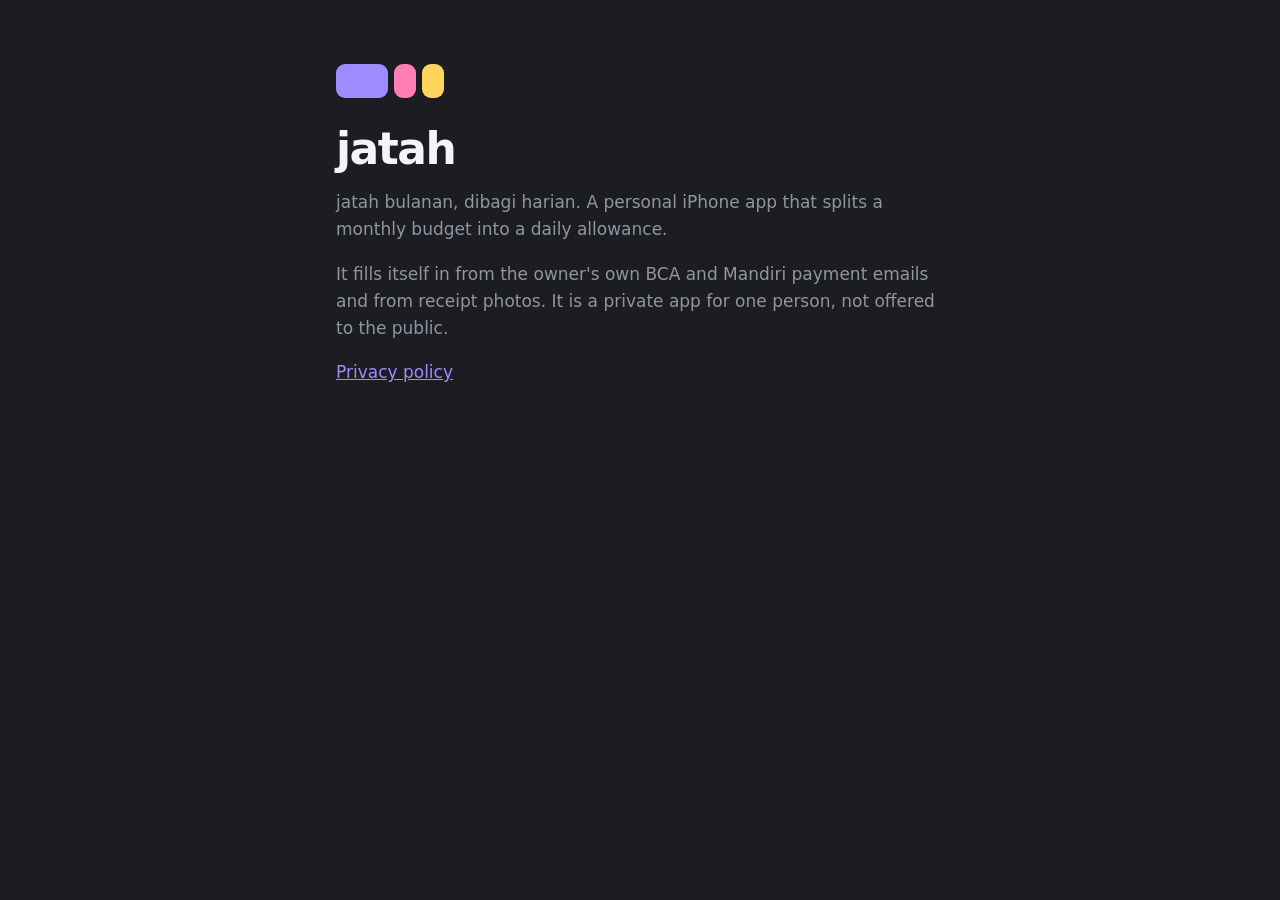
<file: index.html>
<!doctype html><html lang="en"><head><meta charset="utf-8"><meta name="viewport" content="width=device-width,initial-scale=1">
<title>jatah</title><link rel="stylesheet" href="style.css"></head><body><main>
<div class="pills"><i style="background:#9D8CFF;width:52px"></i><i style="background:#FF7EB6"></i><i style="background:#FFD45C"></i></div>
<h1>jatah</h1>
<p>jatah bulanan, dibagi harian. A personal iPhone app that splits a monthly budget into a daily allowance.</p>
<p>It fills itself in from the owner's own BCA and Mandiri payment emails and from receipt photos. It is a private app for one person, not offered to the public.</p>
<p><a href="privacy.html">Privacy policy</a></p>
</main></body></html>
</file>
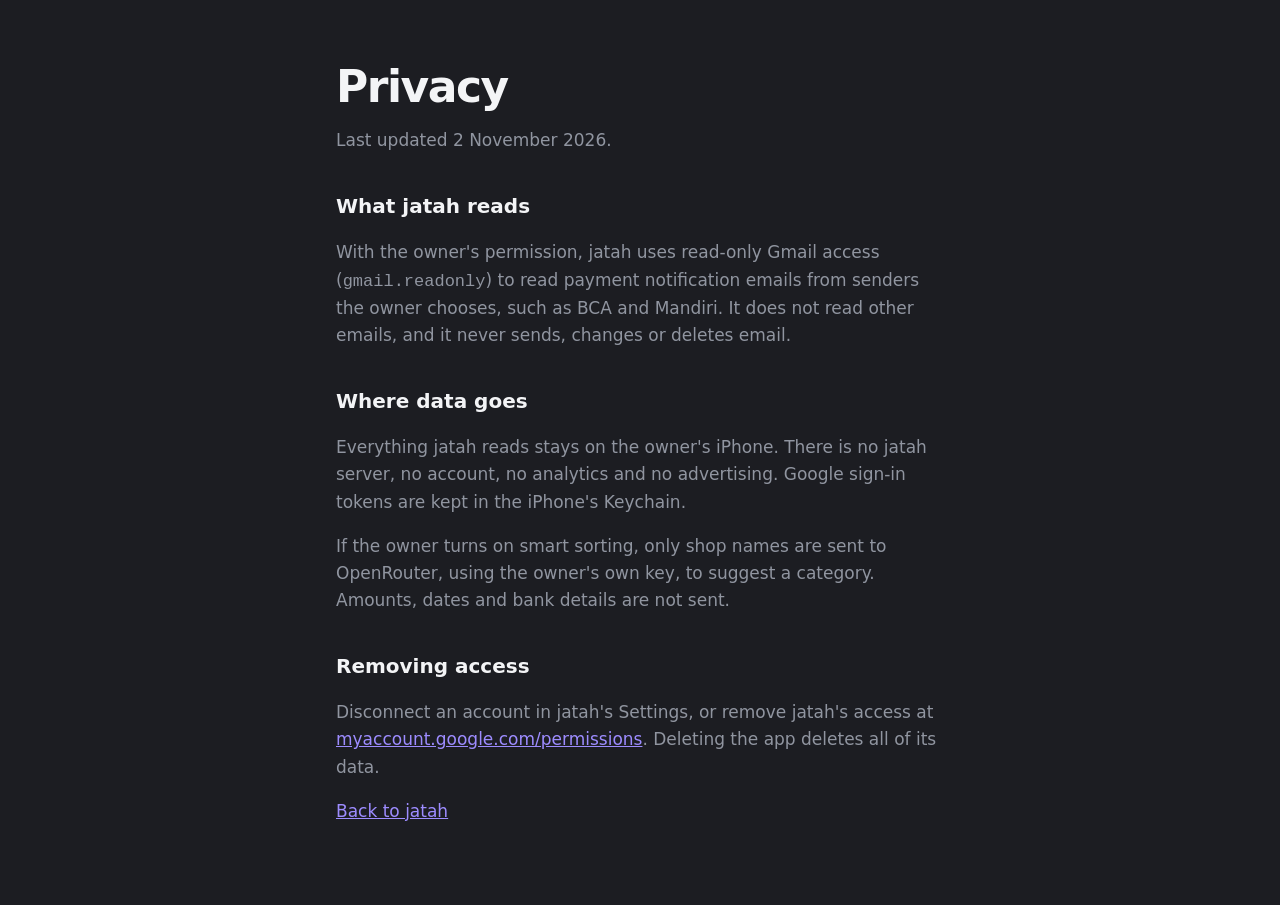
<file: privacy.html>
<!doctype html><html lang="en"><head><meta charset="utf-8"><meta name="viewport" content="width=device-width,initial-scale=1">
<title>jatah privacy</title><link rel="stylesheet" href="style.css"></head><body><main>
<h1>Privacy</h1>
<p>Last updated 2 November 2026.</p>
<h2>What jatah reads</h2>
<p>With the owner's permission, jatah uses read-only Gmail access (<code>gmail.readonly</code>) to read payment notification emails from senders the owner chooses, such as BCA and Mandiri. It does not read other emails, and it never sends, changes or deletes email.</p>
<h2>Where data goes</h2>
<p>Everything jatah reads stays on the owner's iPhone. There is no jatah server, no account, no analytics and no advertising. Google sign-in tokens are kept in the iPhone's Keychain.</p>
<p>If the owner turns on smart sorting, only shop names are sent to OpenRouter, using the owner's own key, to suggest a category. Amounts, dates and bank details are not sent.</p>
<h2>Removing access</h2>
<p>Disconnect an account in jatah's Settings, or remove jatah's access at <a href="https://myaccount.google.com/permissions">myaccount.google.com/permissions</a>. Deleting the app deletes all of its data.</p>
<p><a href="./">Back to jatah</a></p>
</main></body></html>
</file>
<file: style.css>
:root{--bg:#1C1D22;--surface:#25272E;--text:#F3F4F6;--sub:#9095A0;--violet:#9D8CFF;--pink:#FF7EB6;--yellow:#FFD45C}
*{box-sizing:border-box}body{margin:0;background:var(--bg);color:var(--text);font:17px/1.6 -apple-system,BlinkMacSystemFont,"SF Pro Text",system-ui,sans-serif}
main{max-width:640px;margin:0 auto;padding:64px 16px}
.pills{display:flex;gap:6px;margin-bottom:28px}.pills i{display:block;width:22px;height:34px;border-radius:9px}
h1{font-size:44px;line-height:1.05;letter-spacing:-1.5px;margin:0 0 12px}h2{font-size:20px;margin:36px 0 8px}
p,li{color:var(--sub)}a{color:var(--violet)}footer{margin-top:56px;font-size:14px;color:var(--sub)}
</file>
